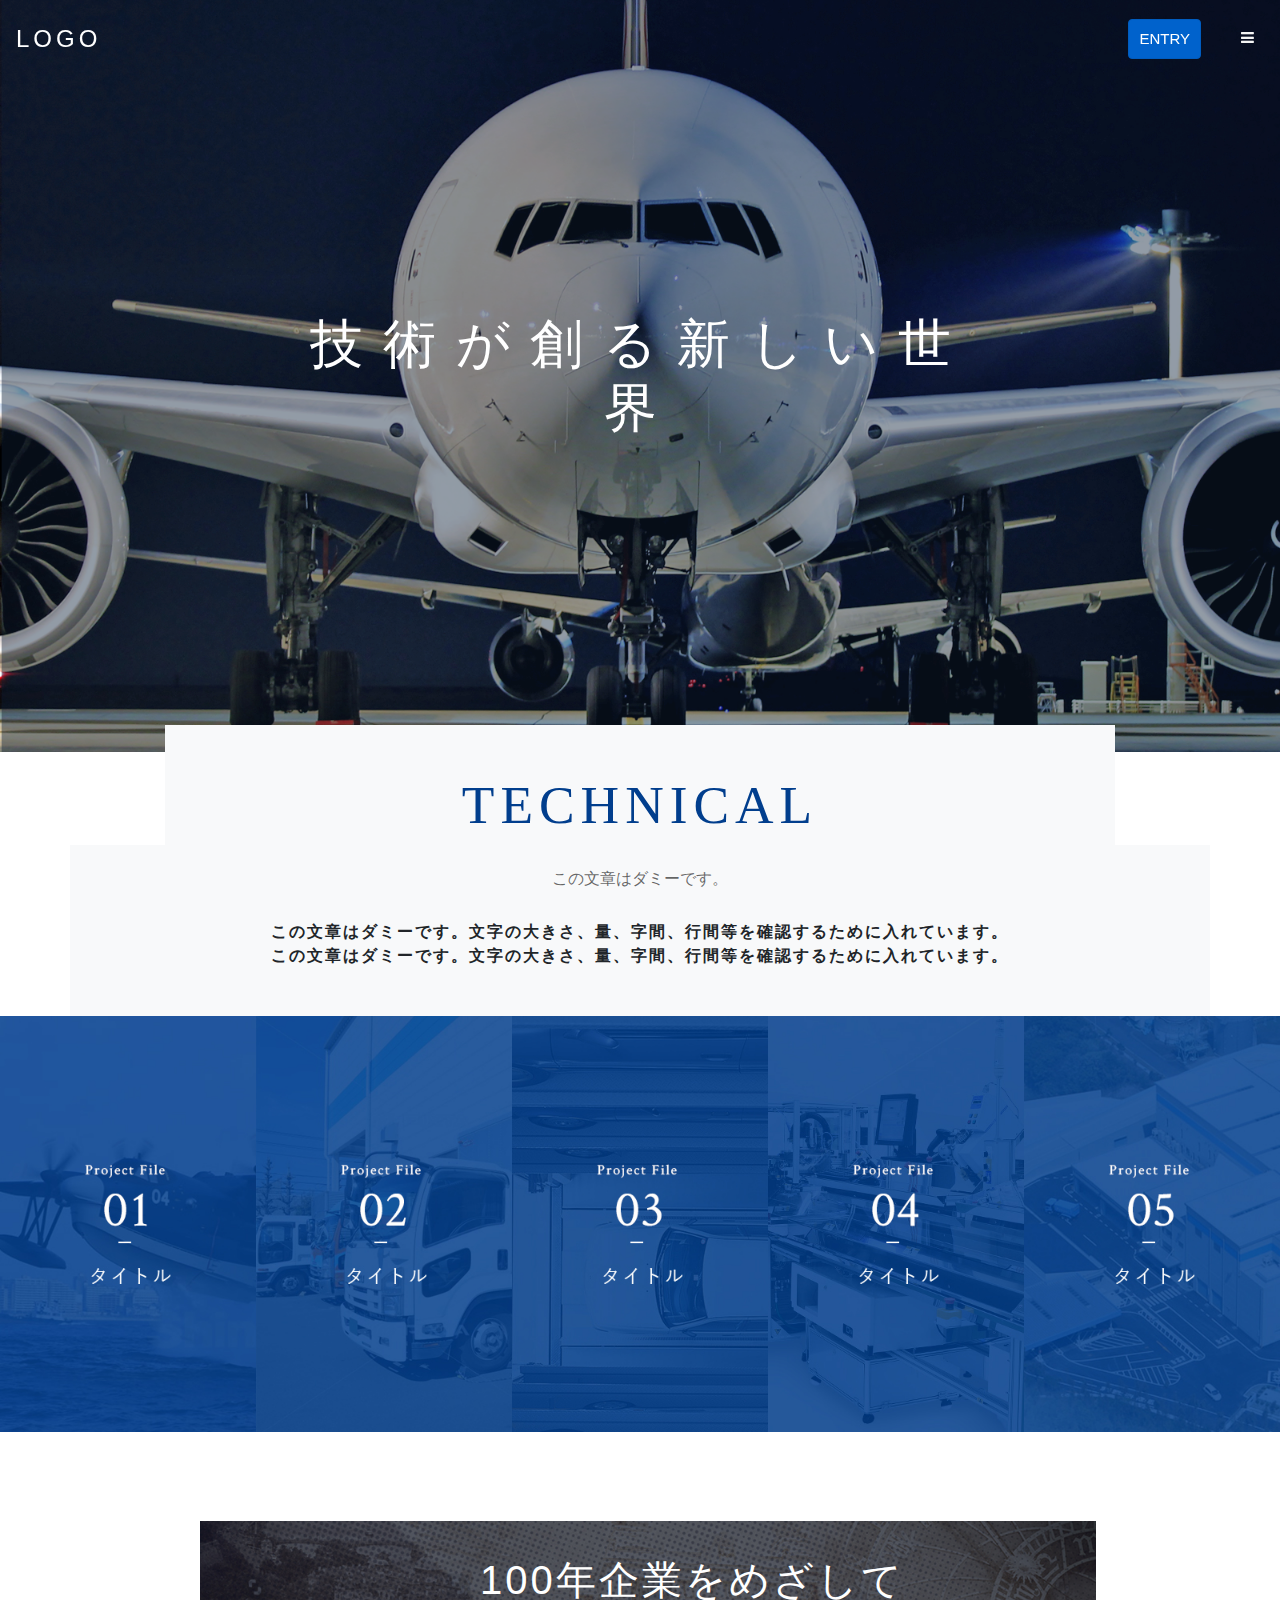
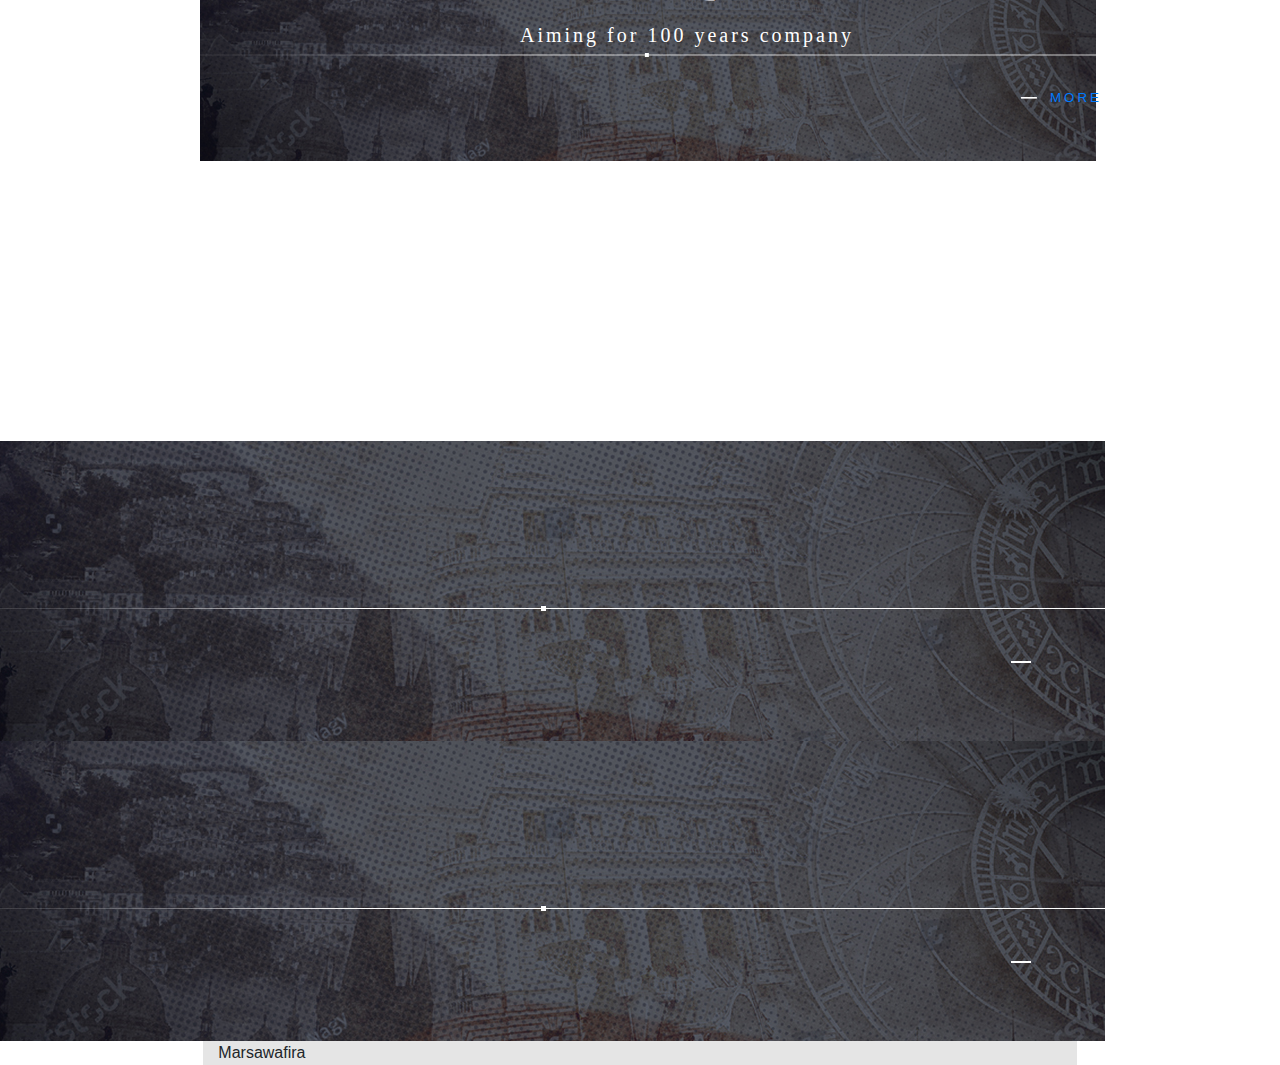
<file: 035/home.html>
<!doctype html>
<html lang="en">

<head>
    <!-- Required meta tags -->
    <meta charset="utf-8">
    <meta name="viewport" content="width=device-width, initial-scale=1, shrink-to-fit=no">
    <meta name="tittle">
    <meta name="description">
    <meta name="keyword">

    <!-- Bootstrap CSS -->
    <link rel="stylesheet" href="https://stackpath.bootstrapcdn.com/bootstrap/4.5.2/css/bootstrap.min.css"
        integrity="sha384-JcKb8q3iqJ61gNV9KGb8thSsNjpSL0n8PARn9HuZOnIxN0hoP+VmmDGMN5t9UJ0Z" crossorigin="anonymous">
    <link rel="stylesheet" href="https://cdnjs.cloudflare.com/ajax/libs/font-awesome/4.7.0/css/font-awesome.min.css">
    <link rel="stylesheet" href="style.css">

    <title>PT.PIN INDONESIA</title>
</head>

<body>
    <nav class="navbar navbar-expand-lg fixed-top py-3" style="background-color: rgba(17, 0, 255, 0);">
        <a class="navbar-brand" href="#"
            style="font-family: Montserrat 'Franklin Gothic Medium', 'Arial Narrow', Arial, sans-serif;color: white;font-size: 150%;letter-spacing: 4px;">LOGO</a>
        <div class="topnav ml-auto">
            <div class="row">
                <div class="col">
                    <a href="#home" class="btn btn-primary btn-md ml-auto active"
                        style="font-family: Montserrat 'Franklin Gothic Medium', 'Arial Narrow', Arial, sans-serif;color: white;">ENTRY</a>
                </div>
                <div class="col">
                    <div id="myLinks">
                        <a href="#news">Project</a>
                        <a href="#contact">Interview</a>
                        <a href="#about">About Us</a>
                        <a href="#about"> Contact Us</a>
                    </div>
                    <a class="active" href="javascript:void(0);" class="icon" onclick="myFunction()">
                        <i class="fa fa-bars"></i>
                    </a>
                </div>
            </div>
        </div>
    </nav>
    <section id="satu">
        <div class="pesawat">
            <div class="container">
                <div class="row justify-content-md-center" style="padding-top:5%;padding-bottom: 10%;">
                    <div class="col-lg-8 pt-5">
                        <h1 style="font-family: A1MinchoStd;color: white; font-size: 6ch;letter-spacing: 20px;">
                            <center>技術が創る新しい世界</center>
                        </h1>
                    </div>
                </div>
                <div class="row justify-content-md-center" style="padding-top: 15%;">
                    <div class="col col-lg-1">
                    </div>
                    <div class="col-lg-10 bg-light pt-5">
                        <h1
                            style="font-family: Crimson Text Roman; font-size: 6ch; color: #013e8d;letter-spacing: 6px;">
                            <center>TECHNICAL</center>
                        </h1>
                    </div>
                    <div class="col col-lg-1">
                    </div>
                </div>
            </div>
        </div>
        <div class="container">
            <div class="row justify-content-md-center">
                <div class="col-lg-12 bg-light pt-4 pb-5">
                    <h6 style="color: rgba(0, 0, 0, 0.600);font-family: YuGothic Medium;">
                        <center>この文章はダミーです。</center>
                    </h6><br>
                    <font style="font-family: YuGothic;font-size: 100%;letter-spacing: 2px;">
                        <center><b>
                                この文章はダミーです。文字の大きさ、量、字間、行間等を確認するために入れています。<br>
                                この文章はダミーです。文字の大きさ、量、字間、行間等を確認するために入れています。</b>
                        </center>
                    </font>
                </div>
            </div>
        </div>
    </section>
    <section id="dua">
        <div class="row">
            <th>
                <tr>
                    <a href="" class="grid">
                        <img src="img/grid1.jpg" class="img-fluid" alt="Responsive image">
                    </a>
                </tr>
                <tr>
                    <a href="" class="grid">
                        <img src="img/grid2.jpg" class="img-fluid" alt="Responsive image">
                    </a>
                </tr>
                <tr>
                    <a href="" class="grid">
                        <img src="img/grid3.jpg" class="img-fluid" alt="Responsive image">
                    </a>
                </tr>
                <tr>
                    <a href="" class="grid">
                        <img src="img/grid4.jpg" class="img-fluid" alt="Responsive image">
                    </a>
                </tr>
                <tr>
                    <a href="" class="grid">
                        <img src="img/grid5.jpg" class="img-fluid" alt="Responsive image">
                    </a>
                </tr>
            </th>
        </div>
    </section>
    <section id="tiga">
        <div class="banner">
            <div class="content1">
                <img src="img/banner.jpg">
                <p>100年企業をめざして</p>
                <font>Aiming for 100 years company</font>
                <h3><a href="#">MORE</a></h3>
            </div>
        </div>
    </section>
    <section id="empat">
        <div class="py-5 my-5"></div>
    </section>
    <section id="lima">
        <div class="row">
            <div class="float-left"><img src="img/banner.jpg"></div><br>
            <div class="float-right"><img src="img/banner.jpg"></div><br>
            <div class="col-2"></div>
            <div class="col-8" style="background-color: #e5e5e5;">Marsawafira</div>
            <div class="col-2"></div>
        </div>
    </section>
    <section id="enam"></section>
    <section id="tujuh"></section>
    <section id="delapan"></section>
    <section id="sembilan"></section>
    <section id="sepuluh"></section>


    <!-- Optional JavaScript -->
    <script>
        function myFunction() {
            var x = document.getElementById("myLinks");
            if (x.style.display === "block") {
                x.style.display = "none";
            } else {
                x.style.display = "block";
            }
        }
    </script>
    <!-- jQuery first, then Popper.js, then Bootstrap JS -->
    <script src="https://code.jquery.com/jquery-3.5.1.slim.min.js"
        integrity="sha384-DfXdz2htPH0lsSSs5nCTpuj/zy4C+OGpamoFVy38MVBnE+IbbVYUew+OrCXaRkfj" crossorigin="anonymous">
    </script>
    <script src="https://cdn.jsdelivr.net/npm/popper.js@1.16.1/dist/umd/popper.min.js"
        integrity="sha384-9/reFTGAW83EW2RDu2S0VKaIzap3H66lZH81PoYlFhbGU+6BZp6G7niu735Sk7lN" crossorigin="anonymous">
    </script>
    <script src="https://stackpath.bootstrapcdn.com/bootstrap/4.5.2/js/bootstrap.min.js"
        integrity="sha384-B4gt1jrGC7Jh4AgTPSdUtOBvfO8shuf57BaghqFfPlYxofvL8/KUEfYiJOMMV+rV" crossorigin="anonymous">
    </script>
</body>

</html>
</file>
<file: 035/style.css>
.topnav {
    overflow: hidden;
    position: relative;
}

.topnav #myLinks {
    display: none;
}

.topnav a {
    color: whitesmoke;
    padding: 8px 10px;
    text-decoration: none;
    font-size: 15px;
    display: block;
}

.topnav a.icon {
    background: black;
    display: block;
    position: absolute;
    right: 0;
    top: 0;
}

.topnav a:hover {
    background-color: #ddd;
    color: black;
}

.active {
    color: white;
}

#satu .pesawat {
    background-image: url(img/pic1.png);
    Padding-top: 13rem;
    background-repeat: no-repeat;
    background-attachment: scroll;
    background-size: 100%;
    background-color: white;
}

#dua .row {
    margin: 0 !important;
}

#dua .grid {
    width: 20% !important;
}

#tiga {
    padding: 3% 0;
}

.banner {
    background-color: white;
}

.banner .content1 img {
    width: 70%;
    margin: 50px 200px 50px 200px;
    position: relative;
    z-index: 1;
    top: 0px;
}

.banner .content1 p {
    color: white;
    font-family: 'Gothic A1', sans-serif;
    font-size: 30pt;
    position: absolute;
    letter-spacing: 3px;
    top: 1550px;
    left: 480px;
    z-index: 2;

}

.banner .content1 font {
    color: white;
    font-family: 'Crimson Text', serif;
    font-size: 15pt;
    position: absolute;
    top: 1620px;
    left: 520px;
    letter-spacing: 3px;
    z-index: 3;
}

.banner .content1 h2 {
    color: white;
    font-size: 10pt;
    position: absolute;
    top: 1670px;
    left: 1050px;
    letter-spacing: 3px;
    z-index: 3;
}

.banner .content1 h3 {
    color: white;
    font-size: 10pt;
    position: absolute;
    top: 1690px;
    left: 1050px;
    letter-spacing: 3px;
    z-index: 3;
}

#lima .abu{
    background-color: #e5e5e5 !important;
}
</file>
